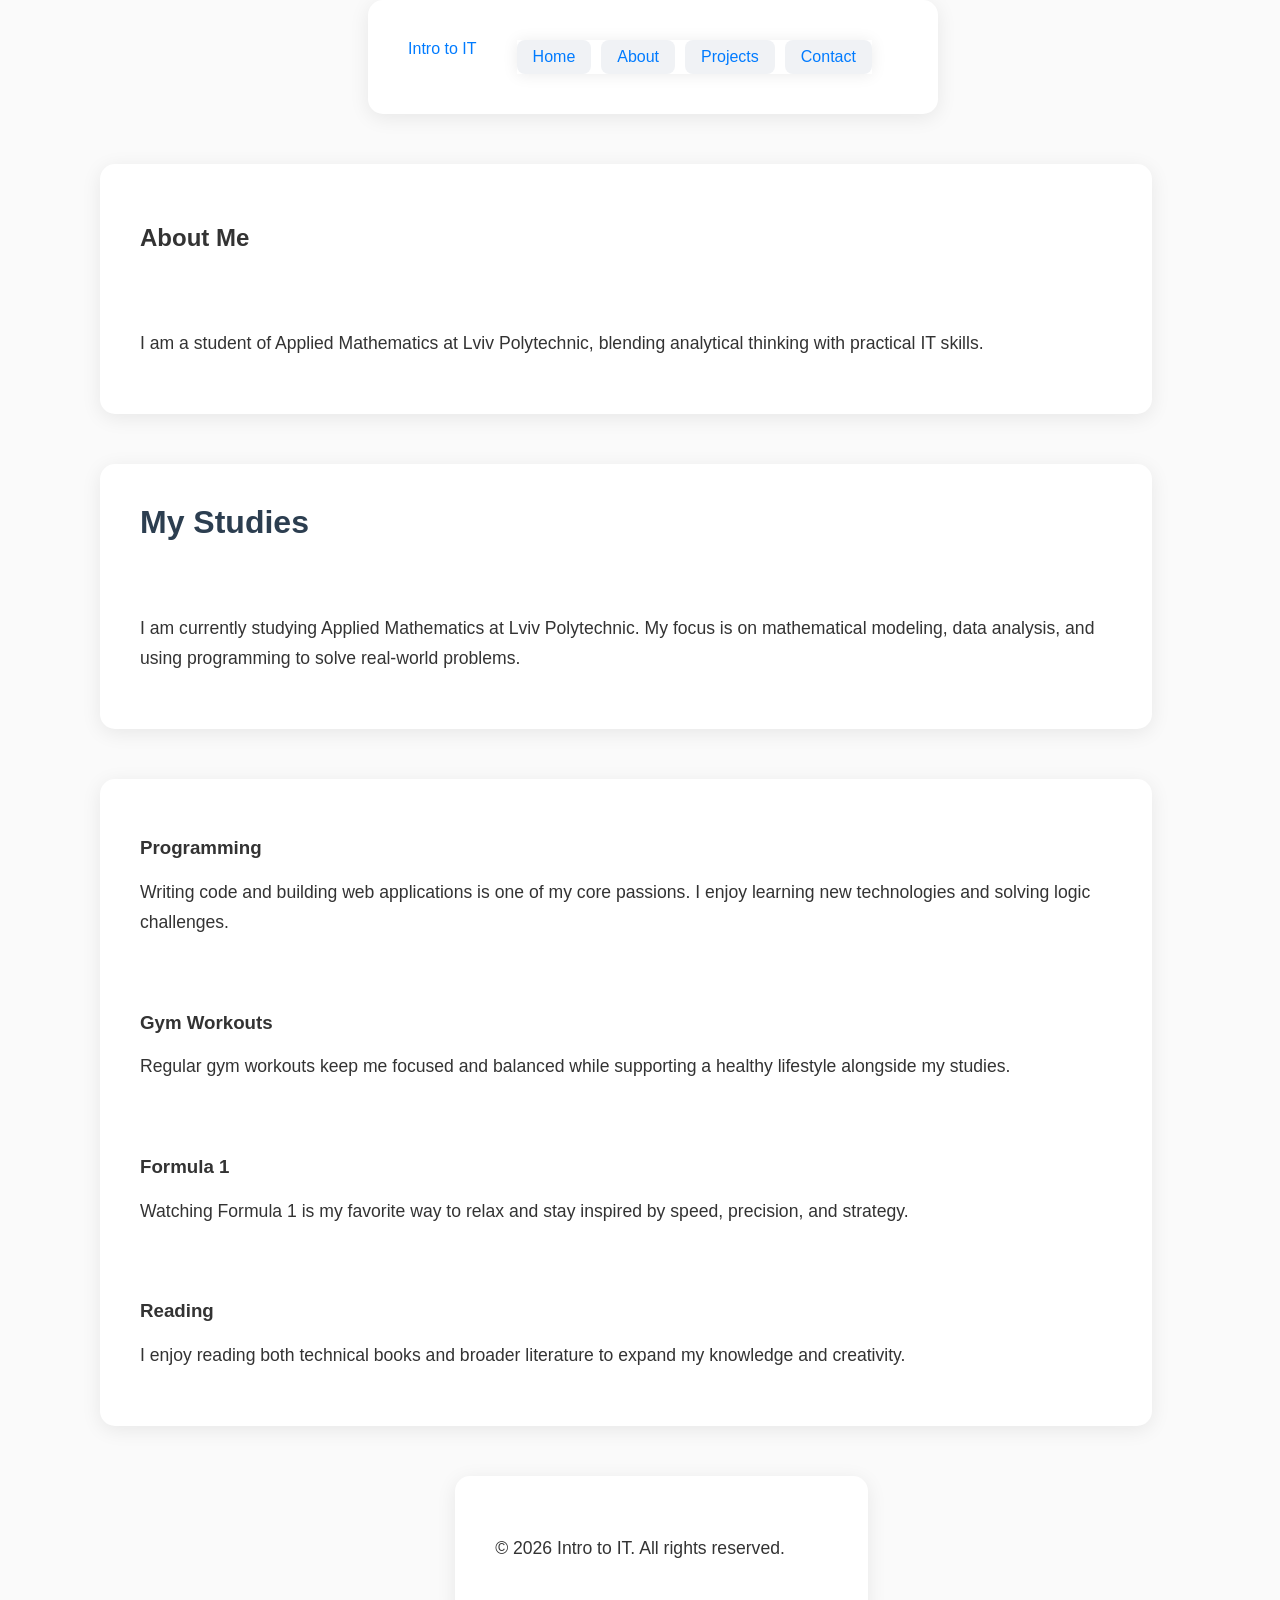
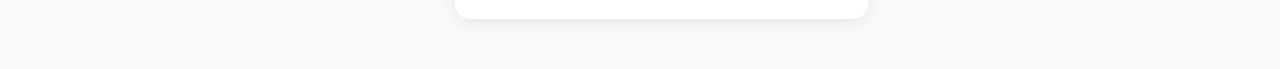
<file: about.html>
<!DOCTYPE html>
<html lang="en">
<head>
    <meta charset="UTF-8" />
    <meta name="viewport" content="width=device-width, initial-scale=1.0" />
    <title>About Me | Intro to IT</title>
    <link rel="stylesheet" href="css/main.css" />
</head>
<body>
    <header class="site-header">
        <div class="container header-container">
            <a href="index.html" class="brand-logo">Intro to IT</a>
            <nav class="navbar">
                <ul class="nav-list">
                    <li class="nav-item"><a href="index.html" class="nav-link">Home</a></li>
                    <li class="nav-item"><a href="about.html" class="nav-link active">About</a></li>
                    <li class="nav-item"><a href="projects.html" class="nav-link">Projects</a></li>
                    <li class="nav-item"><a href="contact.html" class="nav-link">Contact</a></li>
                </ul>
            </nav>
        </div>
    </header>

    <main class="main-content">
        <section class="hero-section about-hero">
            <div class="container">
                <h1>About Me</h1>
                <p class="hero-text">
                    I am a student of Applied Mathematics at Lviv Polytechnic, blending analytical thinking with practical IT skills.
                </p>
            </div>
        </section>

        <section class="section about-studies">
            <div class="container">
                <h2 class="section-title">My Studies</h2>
                <p class="section-text">
                    I am currently studying Applied Mathematics at Lviv Polytechnic. My focus is on mathematical modeling, data analysis, and using programming to solve real-world problems.
                </p>
            </div>
        </section>

        <section class="section hobbies-section">
            <div class="container grid-grid">
                <article class="card">
                    <h3 class="card-title">Programming</h3>
                    <p class="card-text">
                        Writing code and building web applications is one of my core passions. I enjoy learning new technologies and solving logic challenges.
                    </p>
                </article>

                <article class="card">
                    <h3 class="card-title">Gym Workouts</h3>
                    <p class="card-text">
                        Regular gym workouts keep me focused and balanced while supporting a healthy lifestyle alongside my studies.
                    </p>
                </article>

                <article class="card">
                    <h3 class="card-title">Formula 1</h3>
                    <p class="card-text">
                        Watching Formula 1 is my favorite way to relax and stay inspired by speed, precision, and strategy.
                    </p>
                </article>

                <article class="card">
                    <h3 class="card-title">Reading</h3>
                    <p class="card-text">
                        I enjoy reading both technical books and broader literature to expand my knowledge and creativity.
                    </p>
                </article>
            </div>
        </section>
    </main>

    <footer class="site-footer">
        <div class="container footer-container">
            <p>© 2026 Intro to IT. All rights reserved.</p>
        </div>
    </footer>
</body>
</html>
</file>
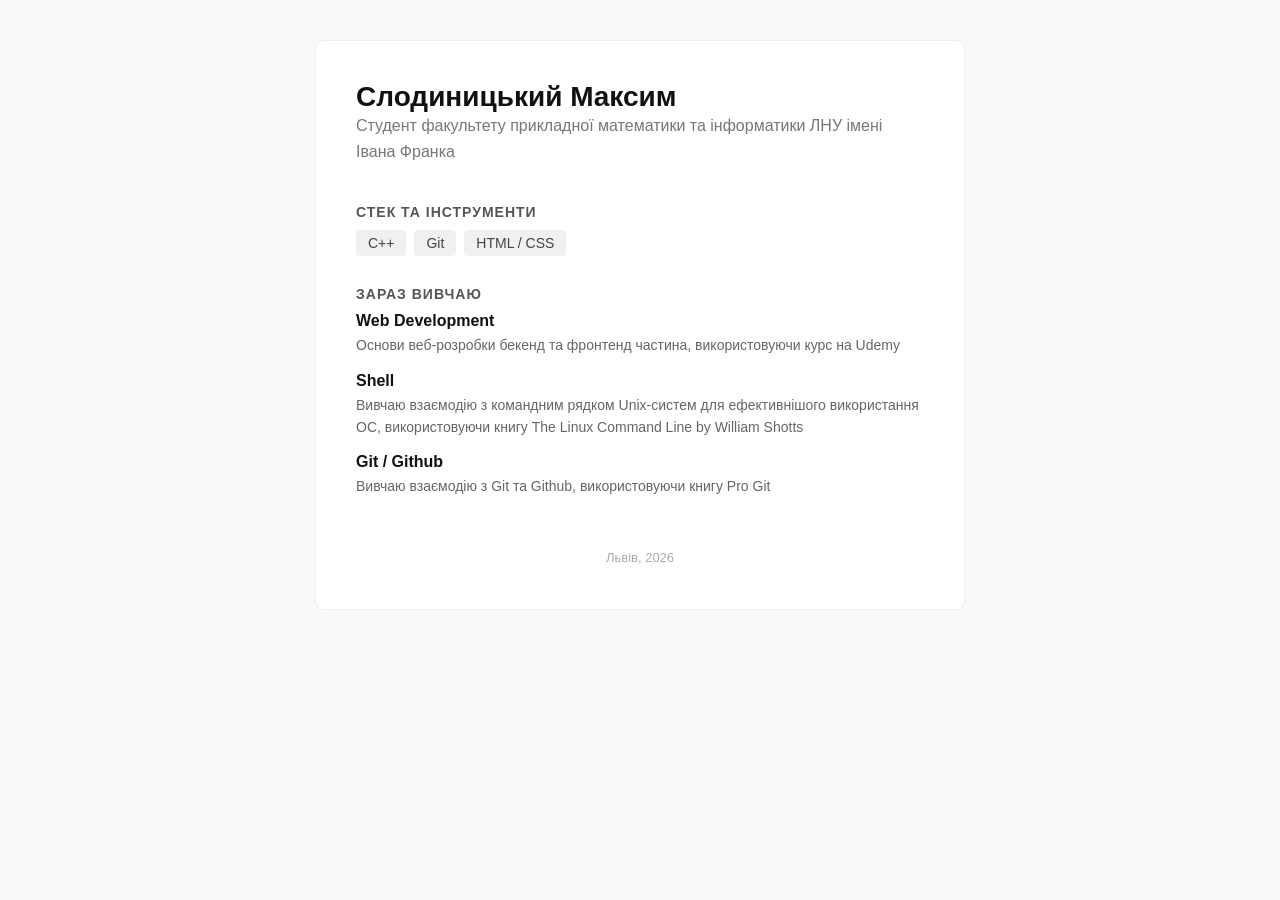
<file: maks.html>
<!DOCTYPE html>
<html lang="uk">
<head>
    <meta charset="UTF-8">
    <meta name="viewport" content="width=device-width, initial-scale=1.0">
    <title>Мій Профіль</title>
    <link rel="stylesheet" href="maks.css">
</head>
<body>

    <div class="wrapper">
        <header>
            <h1>Слодиницький Максим</h1>
            <p class="desc">Студент факультету прикладної математики та інформатики ЛНУ 
               імені  Івана Франка</p>
        </header>

        <section class="block">
            <h3>Стек та інструменти</h3>
            <div class="tags">
                <span>C++</span>
                <span>Git</span>
                <span>HTML / CSS</span>
            </div>
        </section>

        <section class="block">
            <h3>Зараз вивчаю</h3>
            <div class="learning-grid">
                <div class="item">
                    <strong>Web Development</strong>
                    <p>Основи веб-розробки бекенд та фронтенд частина, використовуючи курс на Udemy</p>
                </div>
                <div class="item">
                    <strong>Shell</strong>
                    <p>Вивчаю взаємодію з командним рядком Unix-систем для ефективнішого використання OC,
                        використовуючи книгу The Linux Command Line by William Shotts
                    </p>
                </div>
                <div class="item">
                    <strong>Git / Github</strong>
                    <p>Вивчаю взаємодію з Git та Github, використовуючи книгу Pro Git</p>
                </div>
            </div>
        </section>

        <footer>
            <p>Львів, 2026</p>
        </footer>
    </div>

</body>
</html>
</file>
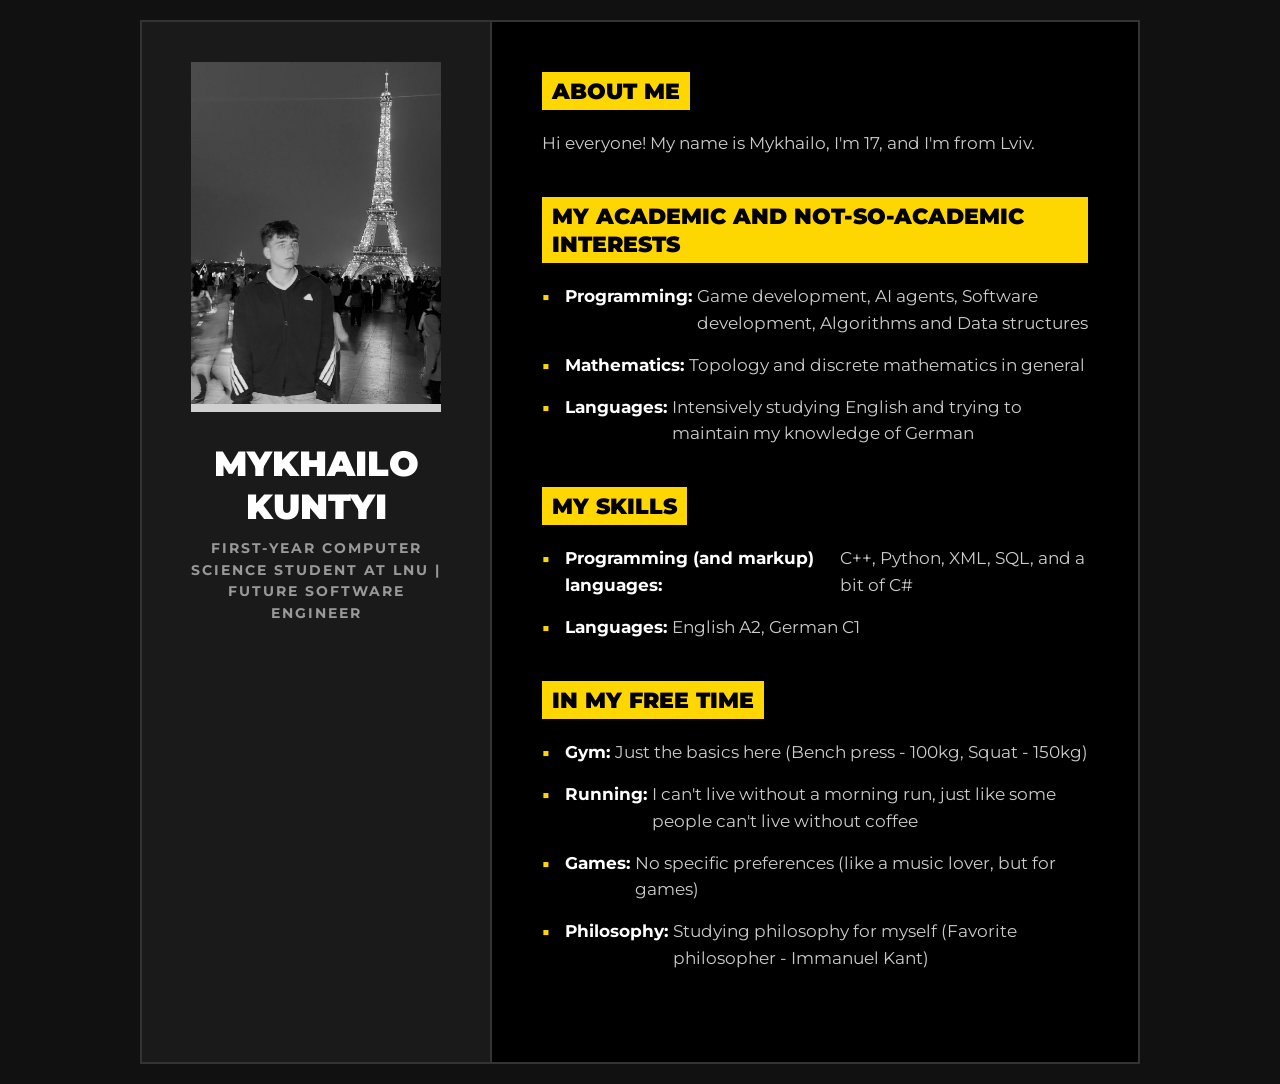
<file: Myportfolio.html>
<!DOCTYPE html>
<html lang="en">
<head>
    <meta charset="UTF-8">
    <title>Profile - Mykhailo Kuntyi</title>
    <link rel="stylesheet" href="Myportfolio.css">
</head>
<body>
    <div class="profile-card">
        
        <aside class="left-side">
            <img src="mk.jpg" alt="Mykhailo Kuntyi" class="profile-photo">
            
            <header>
                <h1>Mykhailo Kuntyi</h1>
                <h2>First-year Computer Science student at LNU | Future Software Engineer</h2>
            </header>
        </aside>

        <main class="right-side">
            <section class="about-me">
                <h3>About Me</h3>
                <p>Hi everyone! My name is Mykhailo, I'm 17, and I'm from Lviv.</p>
            </section>
            
            <section class="interests">
                <h3>My Academic and Not-So-Academic Interests</h3>
                <ul>
                    <li><strong>Programming:</strong> Game development, AI agents, Software development, Algorithms and Data structures</li>
                    <li><strong>Mathematics:</strong> Topology and discrete mathematics in general</li>
                    <li><strong>Languages:</strong> Intensively studying English and trying to maintain my knowledge of German</li>
                </ul>
            </section>
            
            <section class="skills">
                <h3>My Skills</h3>
                <ul>
                    <li><strong>Programming (and markup) languages:</strong> C++, Python, XML, SQL, and a bit of C#</li>
                    <li><strong>Languages:</strong> English A2, German C1</li>
                </ul>
            </section>
            
            <section class="hobbies">
                <h3>In My Free Time</h3>
                <ul>
                    <li><strong>Gym:</strong> Just the basics here (Bench press - 100kg, Squat - 150kg)</li>
                    <li><strong>Running:</strong> I can't live without a morning run, just like some people can't live without coffee</li>
                    <li><strong>Games:</strong> No specific preferences (like a music lover, but for games)</li>
                    <li><strong>Philosophy:</strong> Studying philosophy for myself (Favorite philosopher - Immanuel Kant)</li>
                </ul>
            </section>
        </main>

    </div>
</body>
</html>
</file>
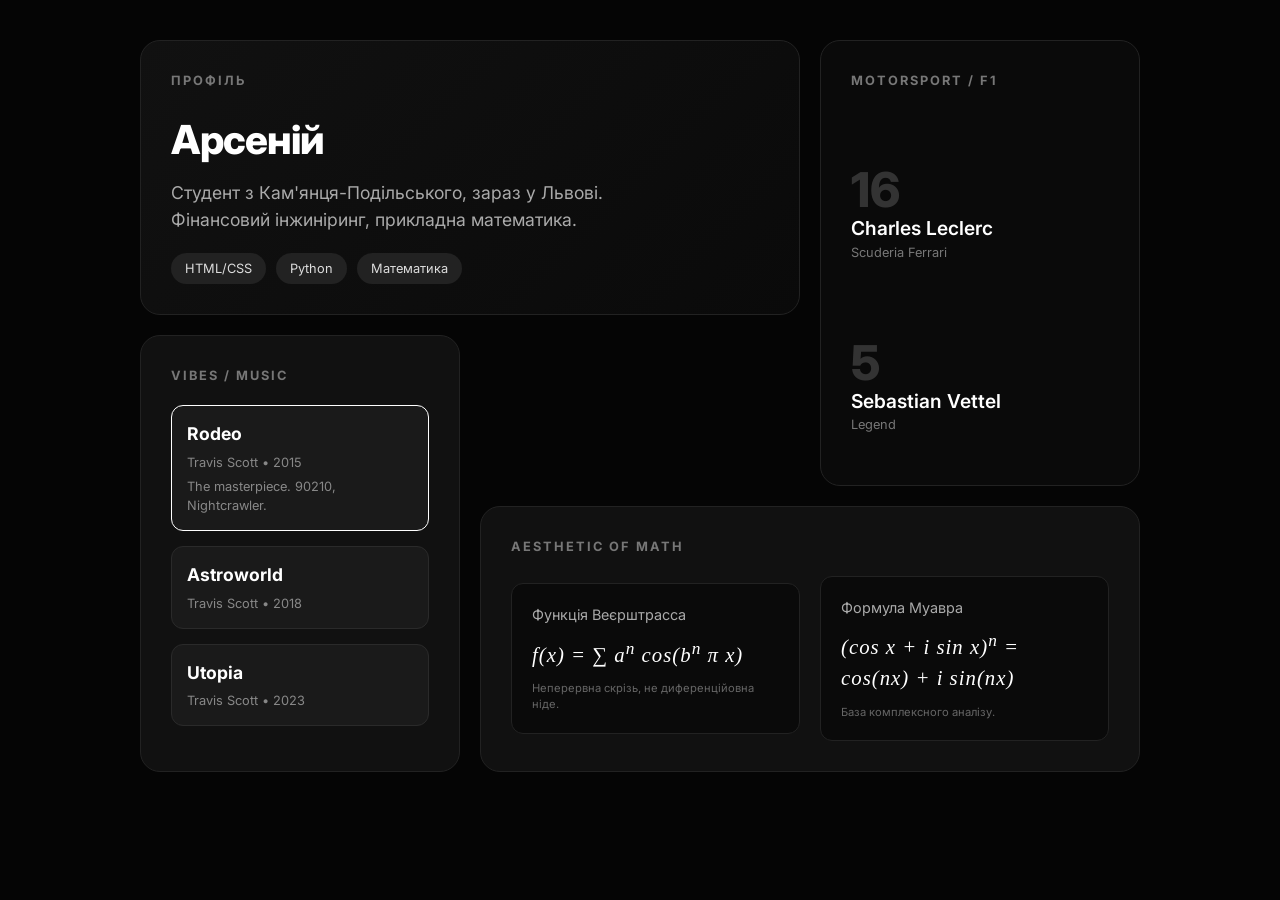
<file: mythugger.html>
<!DOCTYPE html>
<html lang="uk">
<head>
    <meta charset="UTF-8">
    <meta name="viewport" content="width=device-width, initial-scale=1.0">
    <title>my1profile</title>
    <link href="https://fonts.googleapis.com/css2?family=Inter:wght@300;400;600;800&display=swap" rel="stylesheet">
    <link rel="stylesheet" href="style1.css">
</head>
<body>

    <div class="bento-grid">
        
        <div class="card profile">
            <h2>Профіль</h2>
            <h1>Арсеній</h1>
            <p>Студент з Кам'янця-Подільського, зараз у Львові. Фінансовий інжиніринг, прикладна математика.</p>
            <div class="tags">
                <span class="tag">HTML/CSS</span>
                <span class="tag">Python</span>
                <span class="tag">Математика</span>
            </div>
        </div>

        <div class="card f1-card">
            <h2>Motorsport / F1</h2>
            
            <div class="driver">
                <div class="driver-number">16</div>
                <div class="driver-name">Charles Leclerc</div>
                <p class="sub-text">Scuderia Ferrari</p>
            </div>

            <div class="driver">
                <div class="driver-number">5</div>
                <div class="driver-name">Sebastian Vettel</div>
                <p class="sub-text">Legend</p>
            </div>
        </div>

        <div class="card music-card">
            <h2>Vibes / Music</h2>
            
            <div class="album album-rodeo">
                <h3>Rodeo</h3>
                <p>Travis Scott • 2015</p>
                <p class="album-desc">The masterpiece. 90210, Nightcrawler.</p>
            </div>

            <div class="album">
                <h3>Astroworld</h3>
                <p>Travis Scott • 2018</p>
            </div>
            
            <div class="album">
                <h3>Utopia</h3>
                <p>Travis Scott • 2023</p>
            </div>
        </div>

        <div class="card math-card">
            <h2>Aesthetic of Math</h2>
            <div class="formula-container">
                
                <div class="formula-box">
                    <div class="math-title">Функція Веєрштрасса</div>
                    <div class="math-equation">
                        f(x) = &sum; a<sup>n</sup> cos(b<sup>n</sup> &pi; x)
                    </div>
                    <p class="math-desc">Неперервна скрізь, не диференційовна ніде.</p>
                </div>

                <div class="formula-box">
                    <div class="math-title">Формула Муавра</div>
                    <div class="math-equation">
                        (cos x + i sin x)<sup>n</sup> = cos(nx) + i sin(nx)
                    </div>
                    <p class="math-desc">База комплексного аналізу.</p>
                </div>

            </div>
        </div>

    </div>

</body>
</html>
</file>
<file: css/main.css>
body {
    font-family: 'Segoe UI', Roboto, Helvetica, Arial, sans-serif;
    margin: 0;
    padding: 0;
    background-color: #fafafa;
    color: #333;
    display: flex;
    flex-direction: column;
    align-items: center;
    min-height: 100vh;
}

.main-title {
    font-size: 3rem;
    font-weight: 800;
    color: #2c3e50;
    margin: 60px 0 20px 0;
}

.container {
    background-color: #ffffff;
    max-width: 1000px;
    width: 90%;
    margin-bottom: 50px;
    padding: 40px;
    border-radius: 15px;
    box-shadow: 0 4px 20px rgba(0,0,0,0.08);
    display: flex;
    flex-wrap: wrap;
    gap: 40px;
}

.profile-section {
    flex: 1;
    min-width: 250px;
    display: flex;
    flex-direction: column;
    align-items: center;
}

.profile-img {
    width: 100%;
    max-width: 300px;
    height: auto;
    border-radius: 15px;
    margin-bottom: 20px;
    transition: transform 0.3s ease;
}

.profile-img:hover {
    transform: scale(1.02);
}

.quick-info p {
    font-size: 1rem;
    color: #666;
    margin: 5px 0;
}

.contact-link {
    color: #007bff;
    text-decoration: none;
    font-weight: 600;
}

.info-section {
    flex: 2;
    min-width: 300px;
}

.section-title {
    font-size: 2rem;
    color: #2c3e50;
    margin-bottom: 15px;
    margin-top: 0;
}

.subsection-title {
    font-size: 1.3rem;
    margin: 30px 0 15px 0;
    color: #34495e;
}

p {
    line-height: 1.7;
    font-size: 1.1rem;
    margin-bottom: 15px;
}

ul {
    list-style-type: none;
    padding: 0;
    margin: 0;
    display: flex;
    flex-wrap: wrap;
    gap: 10px;
}

li {
    font-size: 1rem;
    background-color: #f0f2f5;
    padding: 8px 16px;
    border-radius: 8px;
    color: #444;
}

a {
    color: #007bff;
    text-decoration: none;
}

a:hover {
    text-decoration: underline;
}

.navbar {
            position: sticky;
            top: 0;
            z-index: 10;
            background: #ffffff;
            box-shadow: 0 1px 16px rgba(0, 0, 0, 0.08);
        }

        .navbar-container {
            max-width: 1100px;
            margin: 0 auto;
            padding: 1rem 1.5rem;
            display: flex;
            align-items: center;
            justify-content: space-between;
            gap: 1rem;
        }

        .logo {
            font-weight: 700;
            font-size: 1rem;
            color: #111111;
            text-decoration: none;
        }

        .nav-links {
            display: flex;
            gap: 1rem;
        }

        .nav-links a {
            color: #4a4a4a;
            text-decoration: none;
            padding: 0.7rem 1rem;
            border-radius: 999px;
            transition: background 0.2s ease, color 0.2s ease;
        }

        .nav-links a:hover,
        .nav-links a:focus {
            background: #f1f5f9;
            color: #111111;
        }

        @media (max-width: 640px) {
            .navbar-container {
                flex-direction: column;
                align-items: flex-start;
            }

            .nav-links {
                width: 100%;
                justify-content: space-between;
                gap: 0.5rem;
            }
        }
</file>
<file: maks.css>
* {
    box-sizing: border-box;
    margin: 0;
    padding: 0;
}

body {
    font-family: sans-serif;
    background-color: #f9f9f9; 
    color: #333;
    padding: 40px 20px;
}

.wrapper {
    max-width: 650px; 
    margin: 0 auto;
    background: #fff; 
    padding: 40px;
    border-radius: 8px; 
    border: 1px solid #eee;
}

header {
    margin-bottom: 40px;
}

h1 {
    font-size: 28px;
    color: #111;
}

.desc {
    color: #777;
    font-size: 16px;
}

.block {
    margin-bottom: 30px;
}

h3 {
    font-size: 14px;
    text-transform: uppercase;
    letter-spacing: 1px;
    color: #555;
    margin-bottom: 10px;
}

p {
    line-height: 1.6;
}

.tags {
    display: flex;
    flex-wrap: wrap; 
    gap: 8px; 
    margin-top: 10px;
}

.tags span {
    background: #f0f0f0;
    padding: 5px 12px;
    font-size: 14px;
    border-radius: 4px;
    color: #444;
}

footer {
    margin-top: 50px;
    font-size: 13px;
    color: #aaa;
    text-align: center;
}

.learning-grid {
    display: flex;
    flex-direction: column;
    gap: 15px;
}

.item strong {
    display: block;
    font-size: 16px;
    color: #111;
}

.item p {
    font-size: 14px;
    color: #666;
    margin-top: 4px;
}
</file>
<file: Myportfolio.css>
@import url('https://fonts.googleapis.com/css2?family=Montserrat:wght@400;700;900&display=swap');

* { 
    box-sizing: 
    border-box;
    margin: 0; 
    padding: 0; 
}
body { 
    background-color: #111111; 
    font-family: 'Montserrat', sans-serif; 
    color: #ffffff; 
    display: flex; 
    justify-content: center; 
    align-items: center; 
    min-height: 100vh; 
    padding: 20px; 
}
.profile-card { 
    background-color: #000000; 
    width: 1000px; 
    display: grid; 
    grid-template-columns: 350px 1fr; 
    border: 2px solid #333333; 
}
.left-side { 
    background-color: #1a1a1a; 
    padding: 40px; 
    display: flex; 
    flex-direction: column; 
    align-items: center; 
    text-align: center; 
    border-right: 2px solid #333333; 
}
.profile-photo { 
    width: 250px; 
    height: 350px; 
    object-fit: cover; 
    filter: grayscale(100%); 
    margin-bottom: 30px; 
    border-bottom: 8px solid #ffd700; 
}
.left-side h1 { 
    font-size: 2.2rem; 
    font-weight: 900; 
    margin-bottom: 10px; 
    color: #ffffff; 
    text-transform: uppercase; 
}
.left-side h2 { 
    font-size: 0.9rem; 
    color: #999999; 
    line-height: 1.5; 
    text-transform: uppercase; 
    letter-spacing: 2px; }
.right-side { 
    padding: 50px; 
}
.right-side section {
    margin-bottom: 40px; 
}
.right-side h3 { 
    font-size: 1.4rem; 
    color: #000000; 
    background-color: #ffd700; 
    display: inline-block; 
    padding: 5px 10px; 
    margin-bottom: 20px; 
    font-weight: 900; 
    text-transform: uppercase; 
}
.right-side p, .right-side li { 
    font-size: 1.05rem; 
    line-height: 1.6; 
    margin-bottom: 15px; 
    color: #cccccc; 
}
.right-side ul { 
    list-style: none; 
}
.right-side li { 
    display: flex; 
}
.right-side li::before { 
    content: "■"; 
    color: #ffd700; 
    margin-right: 15px; 
    font-size: 0.8rem; 
    margin-top: 4px; 
}
.right-side strong { 
    color: #ffffff; 
    font-weight: 700; 
    margin-right: 5px; 
}
.social-links { 
    display: flex; 
    gap: 20px; 
    margin-top: 30px; 
}
.social-icon img { 
    width: 30px; 
    filter: brightness(0) invert(1); 
    transition: 0.2s; 
    opacity: 0.5; 
}
.social-icon:hover img { 
    opacity: 1; 
    filter: invert(79%) sepia(85%) saturate(718%) hue-rotate(352deg) brightness(101%) contrast(104%); 
    transform: scale(1.1); 
}
</file>
<file: style1.css>
* {
    box-sizing: border-box;
    margin: 0;
    padding: 0;
}

body {
    font-family: 'Inter', sans-serif;
    background-color: #050505;
    color: #ffffff;
    line-height: 1.5;
    padding: 40px 20px;
    display: flex;
    justify-content: center;
}

/* Контейнер сітки (Bento Box) */
.bento-grid {
    display: grid;
    grid-template-columns: repeat(3, 1fr);
    grid-auto-rows: minmax(150px, auto);
    gap: 20px;
    max-width: 1000px;
    width: 100%;
    animation: fadeIn 1s ease-out forwards;
    opacity: 0;
    transform: translateY(20px);
}
@keyframes fadeIn 
{
    to { opacity: 1; transform: translateY(0); }
}
.card 
{
    background-color: #111111;
    border: 1px solid #222222;
    border-radius: 20px;
    padding: 30px;
    transition: transform 0.3s ease, border-color 0.3s ease;
    display: flex;
    flex-direction: column;
    overflow: hidden;
    position: relative;
}

.card:hover 
{
    transform: translateY(-5px);
    border-color: #444444;
}

.card h2
{
    font-size: 0.8rem;
    text-transform: uppercase;
    letter-spacing: 2px;
    color: #777777;
    margin-bottom: 20px;
}
.profile 
{
    grid-column: span 2;
    justify-content: center;
    background: linear-gradient(135deg, #111111 0%, #0a0a0a 100%);
}
.profile h1 
{
    font-size: 2.5rem;
    font-weight: 800;
    letter-spacing: -1px;
    margin-bottom: 10px;
}
.profile p 
{
    color: #aaaaaa;
    font-size: 1.1rem;
    max-width: 80%;
}
.tags 
{
    display: flex;
    gap: 10px;
    margin-top: 20px;
}
.tag 
{
    background-color: #222222;
    padding: 6px 14px;
    font-size: 0.8rem;
    border-radius: 20px;
    color: #dddddd;
}
.f1-card 
{
    grid-column: span 1;
    grid-row: span 2;
    background-color: #0a0a0a;
    justify-content: space-between;
}
.driver 
{
    margin-bottom: 20px;
}
.driver-number 
{
    font-size: 3rem;
    font-weight: 800;
    color: #333333;
    line-height: 1;
}
.driver-name 
{
    font-size: 1.2rem;
    font-weight: 600;
}
.music-card 
{
    grid-column: span 1;
    grid-row: span 2;
}
.album 
{
    background-color: #1a1a1a;
    border-radius: 12px;
    padding: 15px;
    margin-bottom: 15px;
    border: 1px solid #2a2a2a;
}
.album-rodeo 
{
    border-color: #ffffff;
}
.album h3 
{
    font-size: 1.1rem;
    margin-bottom: 5px;
}
.album p 
{
    font-size: 0.8rem;
    color: #888888;
}
.math-card 
{
    grid-column: span 2;
    display: flex;
    flex-direction: column;
    justify-content: center;
}
.formula-container 
{
    display: flex;
    justify-content: space-between;
    align-items: center;
    gap: 20px;
}
.formula-box 
{
    background-color: #0a0a0a;
    padding: 20px;
    border-radius: 12px;
    border: 1px solid #222222;
    flex: 1;
}
.math-title 
{
    font-size: 0.9rem;
    color: #aaaaaa;
    margin-bottom: 10px;
}
.math-equation 
{
    font-family: 'Times New Roman', serif;
    font-size: 1.3rem;
    font-style: italic;
    letter-spacing: 1px;
}
.sub-text 
{
    font-size: 0.8rem;
    color: #777777;
}
.album-desc 
{
    font-size: 0.7rem;
    margin-top: 5px;
    color: #bbbbbb;
}
.math-desc 
{
    font-size: 0.7rem;
    color: #666666;
    margin-top: 10px;
}
@media (max-width: 768px) 
{
    .bento-grid {
        grid-template-columns: 1fr;
    }
    .profile, .f1-card, .music-card, .math-card {
        grid-column: span 1;
    }
    .formula-container {
        flex-direction: column;
    }
}
</file>
